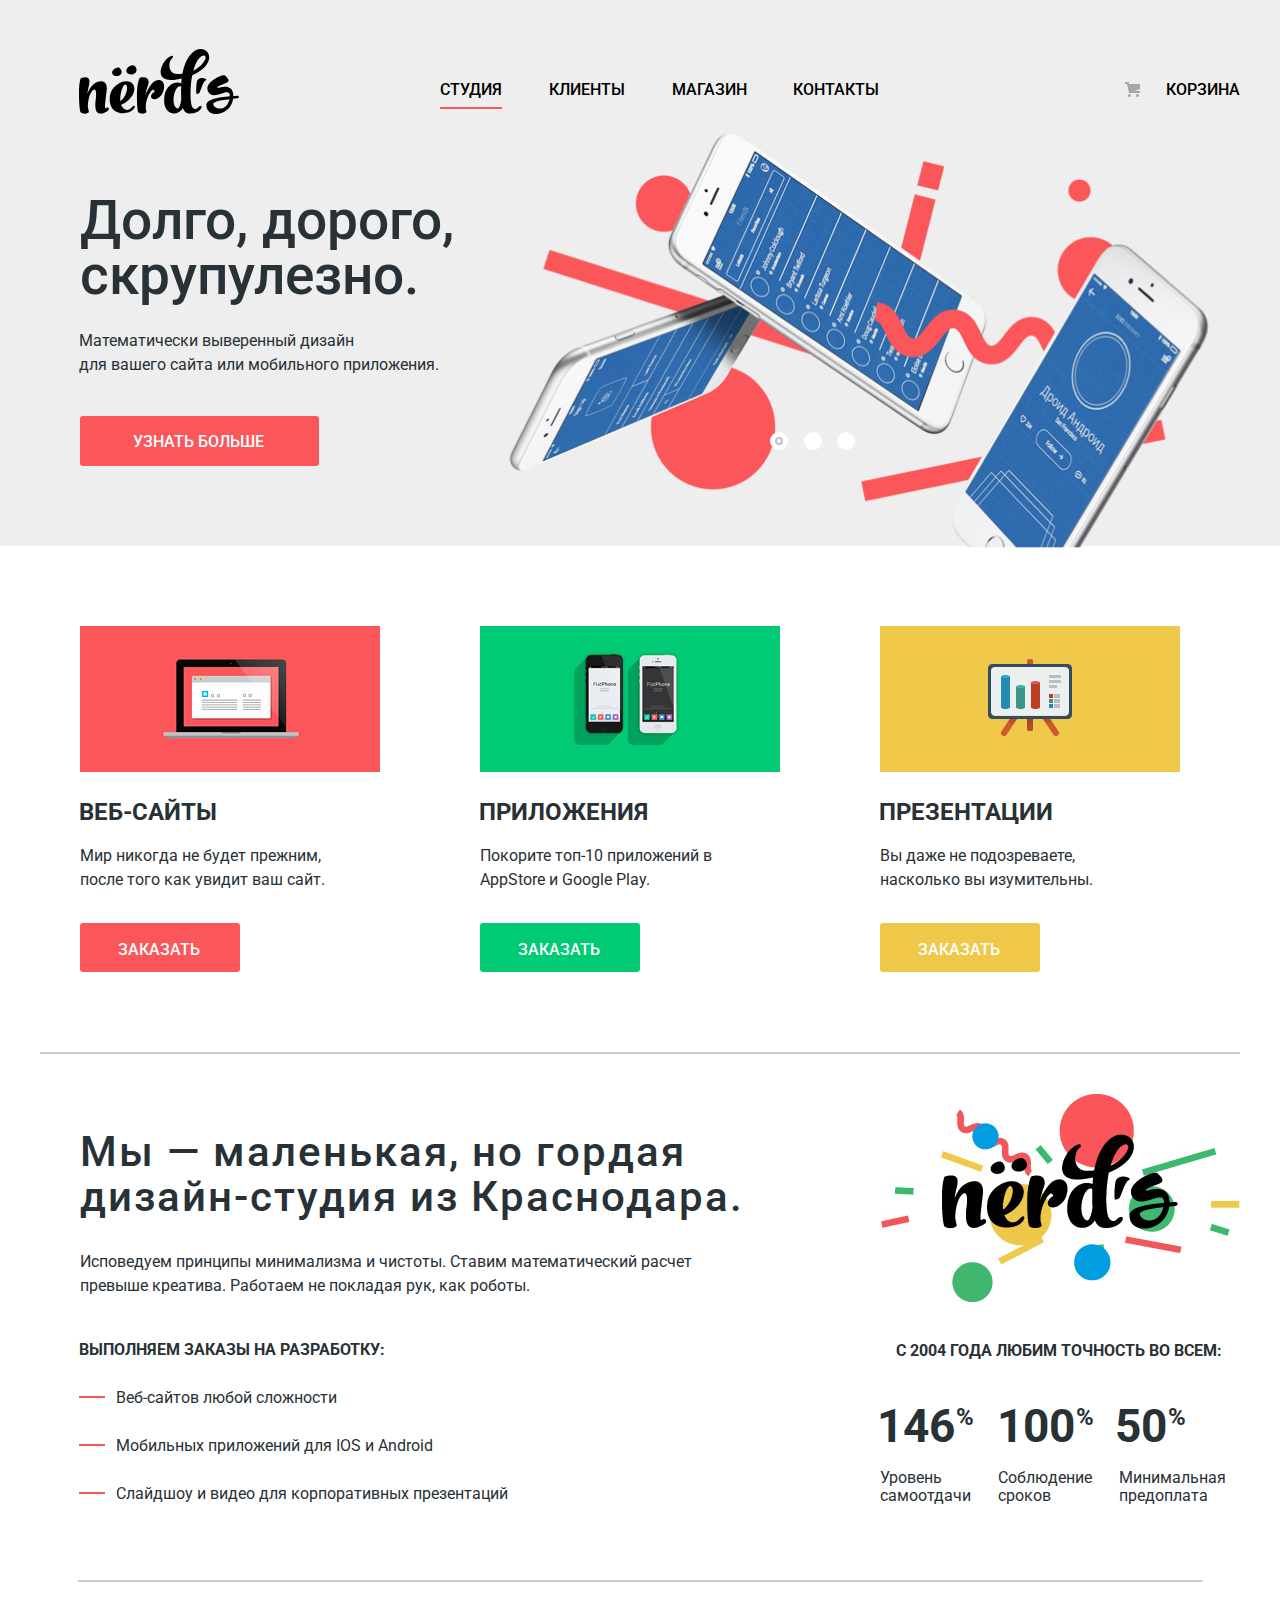
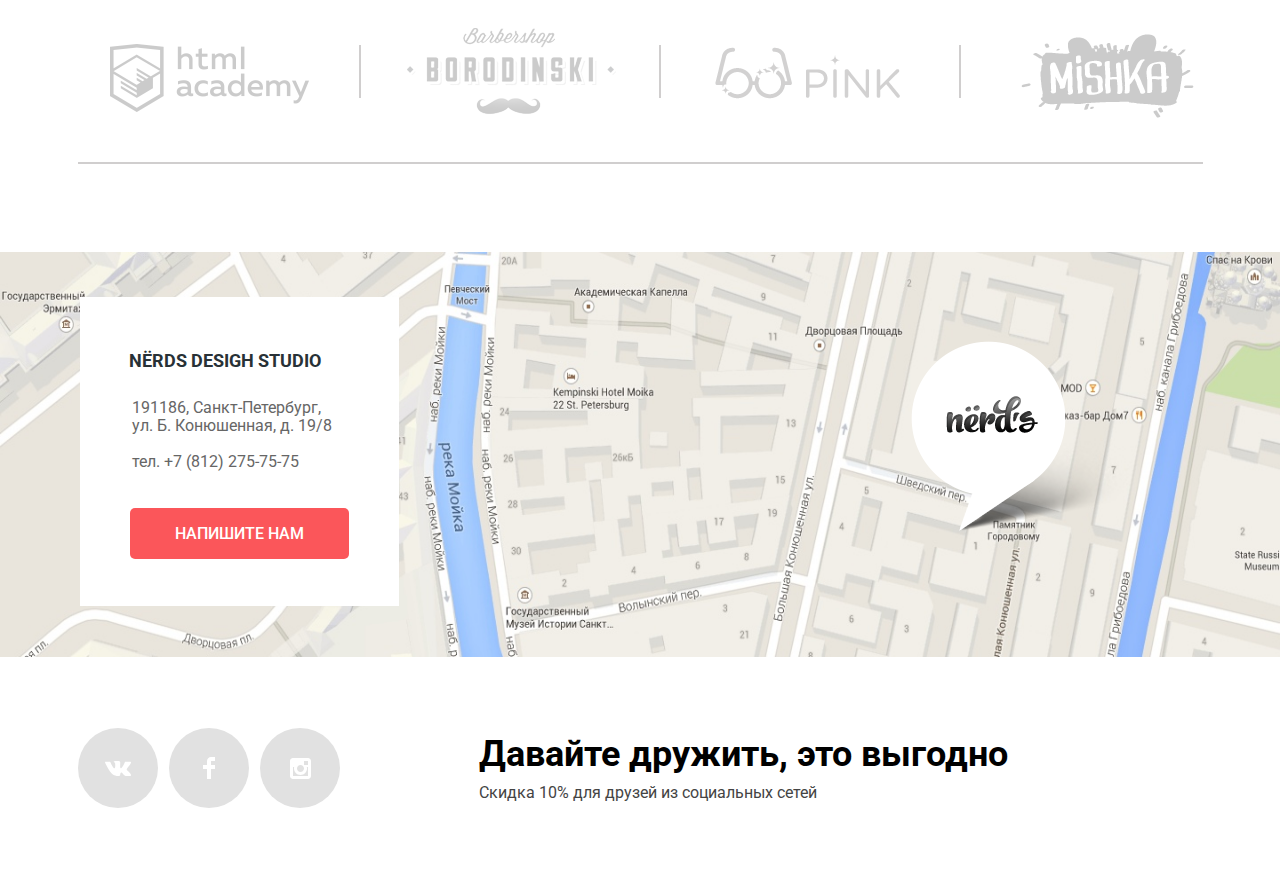
<file: index.html>
<!DOCTYPE html>
<html lang="ru">

<head>
  <meta charset="utf-8">
  <title>Дизайн-студия"Нёрдс"</title>
  <link href="https://fonts.googleapis.com/css?family=Roboto:400,500,700" rel="stylesheet">
  <link href="css/normalize.css" rel="stylesheet">
  <link href="css/main.min.css" rel="stylesheet">
</head>

<body>
  <header class="main-menu">
    <div class="main-menu-container">
      <a class="main-header-logo" href="index.html">
        <img src="img/nerds-logo.svg" width="160" height="65" alt="Логотип дизайн-студии Нёрдс">
      </a>
      <nav aria-label="Содержимое" class="main-navigation">
        <ul class="site-navigation">
          <li class="site-navigation-item active">
            <a href="studio.html">Студия</a>
          </li>
          <li>
            <a href="clients.html">Клиенты</a>
          </li>
          <li>
            <a href="catalog.html">Магазин</a>
          </li>
          <li>
            <a href="contacts.html">Контакты</a>
          </li>
          <li class="site-navigation-item bucket">
            <a href="bucket.html">Корзина</a>
          </li>
        </ul>
      </nav>
    </div>
    <section class="slide-column-image">
      <ul class="slider-pagination">
        <li class="switcher">
          <input class="slider-input-radio visually-hidden" type="radio" id="slider-1" value="phone" name="slide-page"  checked>
          <label tabindex="0" for="slider-1">
            <span class="visually-hidden">слайд 1</span>
          </label>
        </li>
        <li class="switcher">
          <input class="slider-input-radio visually-hidden" type="radio" id="slider-2" value="computer" name="slide-page">
          <label tabindex="0" for="slider-2">
            <span class="visually-hidden">слайд 2</span>
          </label>
        </li>
        <li class="switcher">
          <input class="slider-input-radio visually-hidden" type="radio" id="slider-3" value="tablet" name="slide-page">
          <label tabindex="0" for="slider-3">
            <span class="visually-hidden">слайд 3</span>
          </label>
        </li>
      </ul>
      <ul class="slider">
        <li class="slide slide-active">
          <div class="slide-column content-1">
            <h2>Долго, дорого, скрупулезно.</h2>
            <p>Математически выверенный дизайн
              <br>для вашего сайта или мобильного приложения.</p>
            <a href="to-know-more.html">Узнать больше</a>
          </div>
          <img class="slide-image image-1" src="img/nerds-index-slide1.png" width="698" height="416" alt="Изображение мобильных телефонов">
        </li>
        <li class="slide">
          <div class="slide-column content-2">
            <h2>Любим математику как никто другой</h2>
            <p>Никакого креатива, только математические формулы
              <br> для расчета идеальных пропорций.</p>
            <a href="to-know-more.html">Узнать больше</a>
          </div>
          <img class="slide-image image-2" src="img/nerds-index-slide2.png" width="698" height="416" alt="Изображение компьютеров">
        </li>
        <li class="slide">
          <div class="slide-column content-3">
            <h2>Только ночь,<br>только хардкор</h2>
            <p>Работать днем, как все? Мы против этого.
              <br>Ближе к полуночи работа только начинается.</p>
            <a href="to-know-more.html">Узнать больше</a>
          </div>
          <img class="slide-image image-3" src="img/nerds-index-slide3.png" width="698" height="416" alt="Изображение планшета">
        </li>
      </ul>
    </section>
  </header>
  <main class="container">
    <h1 class="visually-hidden">Дизайн-студия"Нёрдс"</h1>
    <section class="projects">
      <h2 class="visually-hidden">Услуги</h2>
      <ul class="projects-list">
        <li class="project-item web">
          <img src="img/illustration-1.jpg" width="300" height="146" alt="Веб-сайты">
          <h3>Веб-сайты</h3>
          <p>Мир никогда не будет прежним,<br>после того как увидит ваш сайт.</p>
          <a href="#">Заказать</a>
        </li>
        <li class="project-item apps">
          <img src="img/illustration-2.jpg" width="300" height="146" alt="Приложения">
          <h3>Приложения</h3>
          <p>Покорите топ-10 приложений в<br> AppStore и Google Play.</p>
          <a href="#">Заказать</a>
        </li>
        <li class="project-item presentation">
          <img src="img/illustration-3.jpg" width="300" height="146" alt="Презентации">
          <h3>Презентации</h3>
          <p>Вы даже не подозреваете,<br>насколько вы изумительны.</p>
          <a href="#">Заказать</a>
        </li>
      </ul>
    </section>
    <div class="middle-colums">
      <div class="about-us">
        <h2>Мы &mdash; маленькая, но гордая дизайн-студия из Краснодара.</h2>
        <p>Исповедуем принципы минимализма и чистоты. Ставим математический расчет<br>превыше креатива. Работаем не покладая рук, как роботы.</p>
        <h3>Выполняем заказы на разработку:</h3>
        <ul class="order-list">
          <li class="order-item">Веб-сайтов любой сложности</li>
          <li class="order-item">Мобильных приложений для IOS и Android</li>
          <li class="order-item">Слайдшоу и видео для корпоративных презентаций</li>
        </ul>
      </div>
      <div class="statistics-list">
        <img src="img/nerds-illustration.jpg" width="360" height="208" alt="Логотип дизайн-студии Нёрдс">
        <h3>С 2004 года любим точность во всем:</h3>
        <table>
          <tr class="top">
            <td>146
              <span>%</span>
            </td>
            <td>100
              <span>%</span>
            </td>
            <td>50
              <span>%</span>
            </td>
          </tr>
          <tr class="bottom">
            <th>Уровень
              <br>самоотдачи</th>
            <th>Соблюдение
              <br>сроков</th>
            <th>Минимальная
              <br>предоплата</th>
          </tr>
        </table>
      </div>
    </div>
    <section class="examples">
      <h2 class="visually-hidden">Наши работы</h2>
      <ul class="examples-items">
        <li>
          <a href="https://htmlacademy.ru/intensive/htmlcss">
            <img src="img/logo-1.png" width="260" height="180" alt="Логотип сайта Htmlacademy">
            <span class="visually-hidden">Логотип сайта Htmlacademy</span>
          </a>
        </li>
        <li>
          <a href="borodinski.html">
            <img src="img/logo-2.png" width="260" height="180" alt="Логотип сайта Borodinski">
          </a>
        </li>
        <li>
          <a href="pink.html">
            <img src="img/logo-3.png" width="260" height="180" alt="Логотип сайта Pink">
          </a>
        </li>
        <li>
          <a href="mishka.html">
            <img src="img/logo-4.png" width="260" height="180" alt="Логотип сайта Mishka">
          </a>
        </li>
      </ul>
    </section>
    <section class="contacts">
      <iframe class="map" src="https://www.google.com/maps/embed?pb=!1m18!1m12!1m3!1d1998.6037875263269!2d30.320858716445994!3d59.93871647734645!2m3!1f0!2f0!3f0!3m2!1i1024!2i768!4f13.1!3m3!1m2!1s0x4696310fca145cc1%3A0x42b32648d8238007!2z0JHQvtC70YzRiNCw0Y8g0JrQvtC90Y7RiNC10L3QvdCw0Y8g0YPQuy4sIDE5LzgsINCh0LDQvdC60YIt0J_QtdGC0LXRgNCx0YPRgNCzLCAxOTExODY!5e0!3m2!1sru!2sru!4v1537277703141" width="1400" height="415" allowfullscreen></iframe>
      <div class="write-us">
        <h3>Nёrds desigh studio</h3>
        <p>191186, Санкт-Петербург,
          <br>ул. Б. Конюшенная, д. 19/8
          <br>
          <br>тел. +7 (812) 275-75-75</p>
        <a class="write-us-button" href="contacts-us.html">Напишите нам</a>
      </div>
    </section>
  </main>
  <footer class="main-footer">
    <ul class="social-list">
      <li class="social-button">
        <a class="social" href="#">
          <img src="img/vk-icon.svg" width="26" height="15" alt="Следите за нами Вконтакте">
        </a>
      </li>
      <li class="social-button">
        <a class="social" href="#">
          <img src="img/fb-icon.svg" width="12" height="22" alt="Следите за нами В Фейсбукe">
        </a>
      </li>
      <li class="social-button">
        <a class="social" href="#">
          <img src="img/insta-icon.svg" width="21" height="21" alt="Следите за нами В Инстаграмe">
        </a>
      </li>
    </ul>
    <div class="friendship">
      <h2>Давайте дружить, это выгодно</h2>
      <p>Скидка 10% для друзей из социальных сетей</p>
    </div>
  </footer>
  <section class="modal-write-us">
    <h2>Напишите нам</h2>
    <form class="modal-form" action="https://echo.htmlacademy.ru" method="post">
      <div class="row-1">
        <p class="write-item">
          <label for="input-name">Ваше имя</label>
          <input id="input-name" type="text" name="text" placeholder="Имя Фамилия">
        </p>
        <p class="write-item">
          <label for="input-email">Ваш email</label>
          <input id="input-email" type="email" name="email" placeholder="email@example.com">
        </p>
      </div>
      <div class="row-2">
        <p class="write-item">
          <label for="input-text">Текст письма</label>
          <textarea id="input-text" name="input-text" placeholder="В свободной форме"></textarea>
        </p>
      </div>
      <button class="button" type="submit">Отправить</button>
      <button class="modal-close" type="button"><img src="img/close-cross.svg" width="21" height="21" alt="Закрыть окно">Закрыть</button>
    </form>
  </section>
  <script src="js/script.min.js"></script>
</body>

</html>
</file>
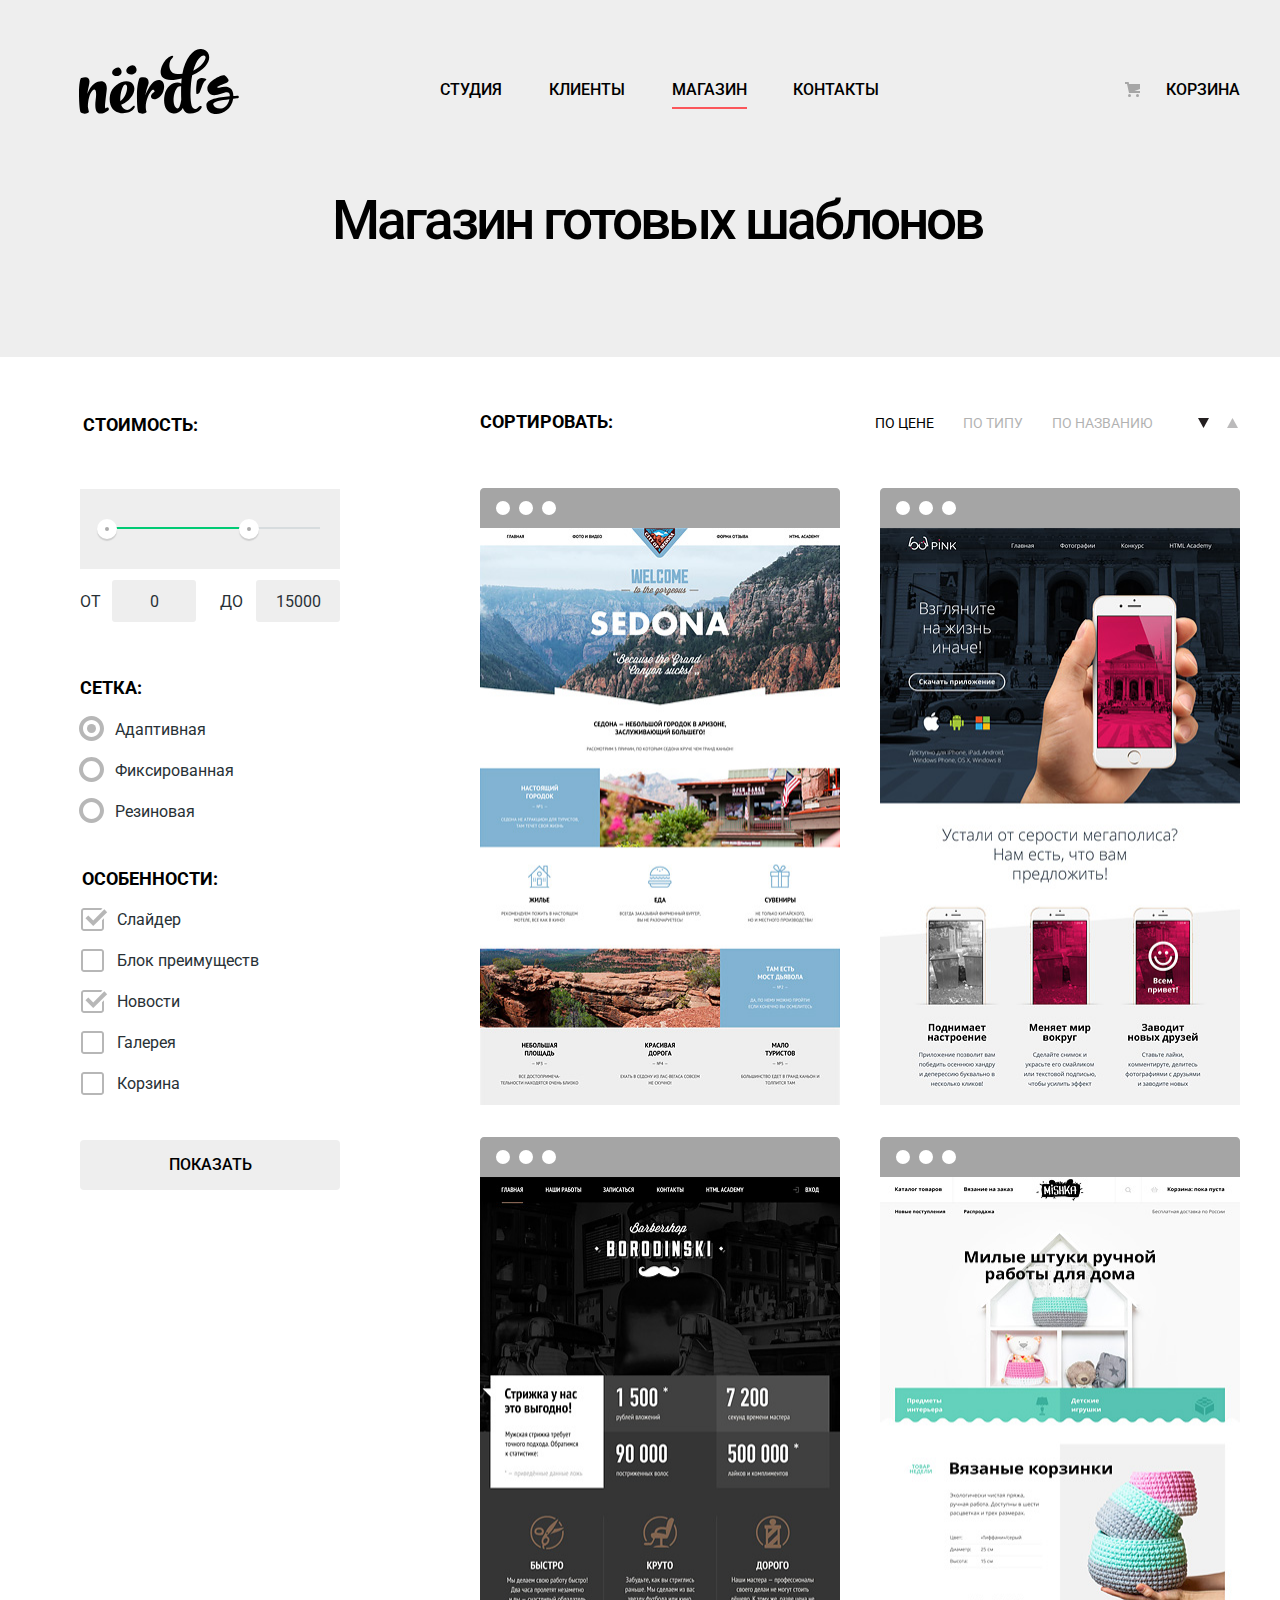
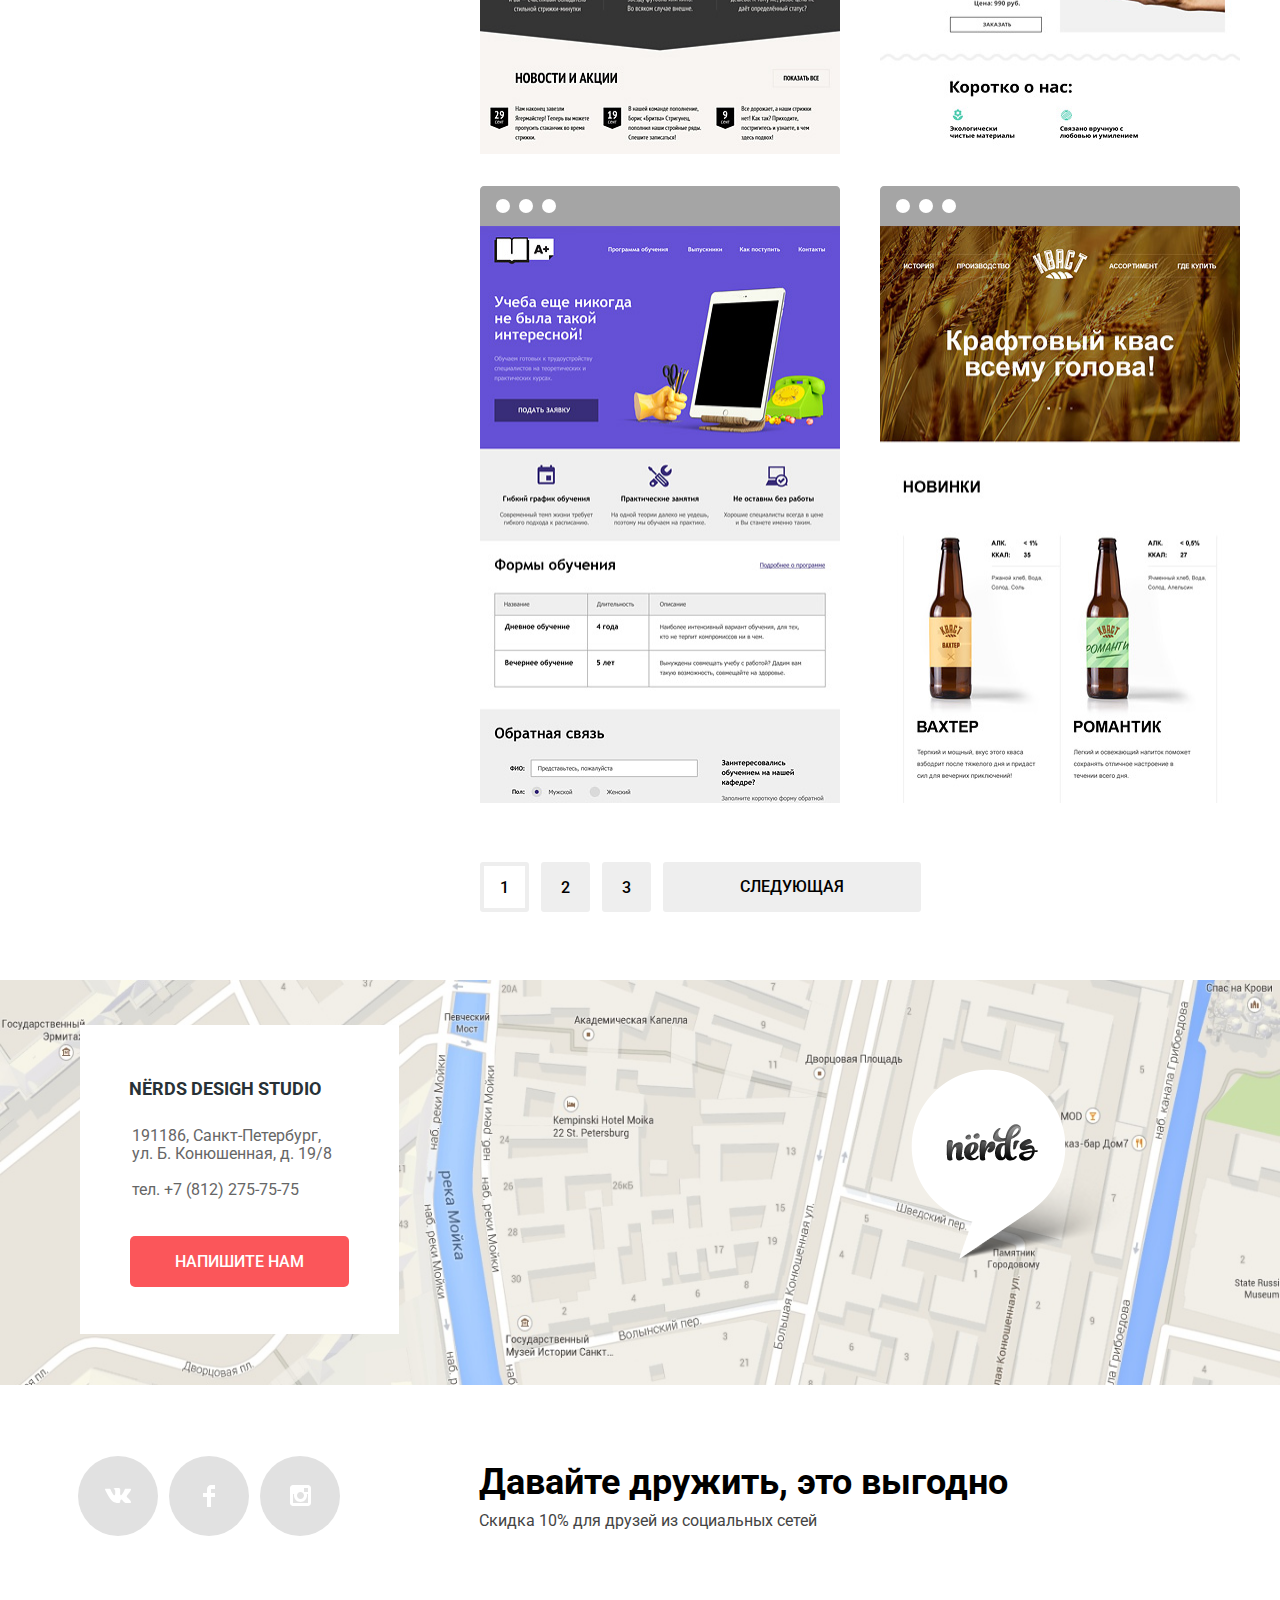
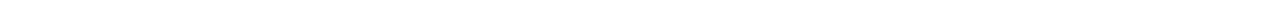
<file: catalog.html>
<!DOCTYPE html>
<html lang="ru">

<head>
  <meta charset="utf-8">
  <title>Дизайн-студия"Нёрдс"</title>
  <link href="https://fonts.googleapis.com/css?family=Roboto:400,500,700" rel="stylesheet">
  <link href="css/normalize.css" rel="stylesheet">
  <link href="css/main.min.css" rel="stylesheet">
</head>

<body>
  <header class="main-menu">
    <div class="main-menu-container">
      <a class="main-header-logo" href="index.html">
        <img src="img/nerds-logo.svg" width="160" height="65" alt="Логотип дизайн-студии Нёрдс">
      </a>
      <nav aria-label="Содержимое" class="main-navigation">
        <ul class="site-navigation">
          <li class="site-navigation-item">
            <a href="index.html">Студия</a>
          </li>
          <li class="site-navigation-item">
            <a href="clients.html">Клиенты</a>
          </li>
          <li class="site-navigation-item active">
            <a href="shop.html">Магазин</a>
          </li>
          <li class="site-navigation-item">
            <a href="contacts.html">Контакты</a>
          </li>
          <li class="site-navigation-item bucket">
            <a href="basket.html">Корзина</a>
          </li>
        </ul>
      </nav>
    </div>
    <h1 class="main-title">Магазин готовых шаблонов</h1>
  </header>
  <main class="container">
    <h1 class="visually-hidden">Шаблоны сайтов</h1>
    <section class="filters">
      <h2 class="visually-hidden">Фильтр сайтов</h2>
      <form class="filter left-column" method="get" action="https://echo.htmlacademy.ru">
        <fieldset>
          <legend class="filter-title">Стоимость:</legend>
          <div class="range-filter">
            <div class="range-controls">
              <div class="scale">
                <div class="bar"></div>
              </div>
              <button class="toggle toggle-min">
                <span class="visually-hidden">Меньше</span>
              </button>
              <button class="toggle toggle-max">
                <span class="visually-hidden">Больше</span>
              </button>
            </div>
            <div class="price-controls">
              <label tabindex="0" class="min-price">от
                <input class="min-controls-window" name="min-price" type="text" value="0">
              </label>
              <label tabindex="0" class="max-price">до
                <input class="max-controls-window" name="max-price" type="text" value="15000">
              </label>
            </div>
          </div>
        </fieldset>
        <fieldset class="grid">
          <legend class="filter-title">Сетка:</legend>
          <ul class="filter-option-list">
            <li class="filter-option">
              <input class="filter-input-radio visually-hidden" type="radio" name="grid-filter" id="filter-adaptive" checked>
              <label for="filter-adaptive">Адаптивная</label>
            </li>
            <li class="filter-option">
              <input class="filter-input-radio visually-hidden" type="radio" name="grid-filter" id="filter-fixed">
              <label for="filter-fixed">Фиксированная</label>
            </li>
            <li class="filter-option">
              <input class="filter-input-radio visually-hidden" type="radio" name="grid-filter" id="filter-rubber">
              <label for="filter-rubber">Резиновая</label>
            </li>
          </ul>
        </fieldset>
        <fieldset class="features">
          <legend class="filter-title">Особенности:</legend>
          <ul class="filter-option-list">
            <li class="filter-option">
              <input class="filter-input-checkbox visually-hidden" type="checkbox" name="slider" id="filter-slider" checked>
              <label for="filter-slider">Слайдер</label>
            </li>
            <li class="filter-option">
              <input class="filter-input-checkbox visually-hidden" type="checkbox" name="advantages" id="filter-advantages">
              <label for="filter-advantages">Блок преимуществ</label>
            </li>
            <li class="filter-option">
              <input class="filter-input-checkbox visually-hidden" type="checkbox" name="news" id="filter-news" checked>
              <label for="filter-news">Новости</label>
            </li>
            <li class="filter-option">
              <input class="filter-input-checkbox visually-hidden" type="checkbox" name="gallery" id="filter-gallery">
              <label for="filter-gallery">Галерея</label>
            </li>
            <li class="filter-option">
              <input class="filter-input-checkbox visually-hidden" type="checkbox" name="basket" id="filter-basket">
              <label for="filter-basket">Корзина</label>
            </li>
          </ul>
        </fieldset>
        <button type="submit" class="filter-button button">Показать</button>
      </form>
      <div class="right-column">
        <div class="sort-wrapper">
          <span class="filter-title modificate">Сортировать:</span>
          <ul class="sort-option-list">
            <li class="sort-option active">
              <a href="#">По цене</a>
            </li>
            <li class="sort-option">
              <a href="#">по типу</a>
            </li>
            <li class="sort-option">
              <a href="#">по названию</a>
            </li>
          </ul>
          <ul class="sort-button-arrows">
            <li class="sort-item up">
              <a class="sort-button" href="#">
                <img src="img/icon-up-dir.svg" width="11" height="10" alt="Cортировать по возрастанию">
                <span class="visually-hidden">Cортировать по возрастанию</span>
              </a>
            </li>
            <li class="sort-item down">
              <a class="sort-button sort-button-active" href="#">
                <img src="img/icon-down-dir.svg" width="11" height="10" alt="Cортировать по убыванию">
                <span class="visually-hidden">Cортировать по убыванию</span>
              </a>
            </li>
          </ul>
        </div>
        <h2 class="visually-hidden">Список готовых шаблонов</h2>
        <ul class="catalog-list">
          <li class="catalog-item">
            <a href="sedona.html">
              <img src="img/img-sedona.jpg" width="360" height="577" alt="Изображение главной страницы сайта Sedona">
            </a>
            <div class="description-catalog">
              <h2>Sedona</h2>
              <p>Информационный сайт для туристов</p>
              <a href="#">9 900 руб.</a>
            </div>
          </li>
          <li class="catalog-item">
            <a href="pink.html">
              <img src="img/img-pink.jpg" width="360" height="577" alt="Изображение главной страницы сайта Pink">
            </a>
            <div class="description-catalog">
              <h2>Pink</h2>
              <p>Продуктовый лендинг для приложения для IOS и Android</p>
              <a href="#">9 900 руб.</a>
            </div>
          </li>
          <li class="catalog-item">
            <a href="#">
              <img src="img/img-barbershop.jpg" width="360" height="577" alt="Изображение главной страницы сайта Borodinski">
            </a>
            <div class="description-catalog">
              <h2>Barbershop</h2>
              <p>Сайт салона красоты.Для мужчин, да.</p>
              <a href="#">9 900 руб.</a>
            </div>
          </li>
          <li class="catalog-item">
            <a href="#">
              <img src="img/img-mishka.jpg" width="360" height="577" alt="Изображение главной страницы сайта Mishka">
            </a>
            <div class="description-catalog">
              <h2>Mishka</h2>
              <p>Интернет-магазин вязанных игрушек</p>
              <a href="#">9 900 руб.</a>
            </div>
          </li>
          <li class="catalog-item">
            <a href="#">
              <img src="img/img-aplus.jpg" width="360" height="577" alt="Изображение главной страницы сайта A Plus">
            </a>
            <div class="description-catalog">
              <h2>A Plus</h2>
              <p>Лендинг курсов повышения квалификации</p>
              <a href="#">9 900 руб.</a>
            </div>
          </li>
          <li class="catalog-item">
            <a href="#">
              <img src="img/img-kvast.jpg" width="360" height="577" alt="Изображение главной страницы сайта Кvast">
            </a>
            <div class="description-catalog">
              <h2>Кваст</h2>
              <p>Промо-сайт производителя крафтового кваса</p>
              <a href="#">9 900 руб</a>
            </div>
          </li>
        </ul>
        <ul class="pagination-list" aria-label="Переключатель страниц каталога">
          <li class="pagination-item active">
            <a href="#">1</a>
          </li>
          <li class="pagination-item">
            <a href="#">2</a>
          </li>
          <li class="pagination-item">
            <a href="#">3</a>
          </li>
          <li class="pagination-item">
            <a class="next-page" href="#">Следующая</a>
          </li>
        </ul>
      </div>
    </section>
    <section class="contacts">
      <iframe class="map" src="https://www.google.com/maps/embed?pb=!1m18!1m12!1m3!1d1998.6037875263269!2d30.320858716445994!3d59.93871647734645!2m3!1f0!2f0!3f0!3m2!1i1024!2i768!4f13.1!3m3!1m2!1s0x4696310fca145cc1%3A0x42b32648d8238007!2z0JHQvtC70YzRiNCw0Y8g0JrQvtC90Y7RiNC10L3QvdCw0Y8g0YPQuy4sIDE5LzgsINCh0LDQvdC60YIt0J_QtdGC0LXRgNCx0YPRgNCzLCAxOTExODY!5e0!3m2!1sru!2sru!4v1537277703141" width="1400" height="415" allowfullscreen></iframe>
      <div class="write-us">
        <h3>Nёrds desigh studio</h3>
        <p>191186, Санкт-Петербург,
          <br>ул. Б. Конюшенная, д. 19/8
          <br>
          <br>тел. +7 (812) 275-75-75</p>
        <a class="write-us-button" href="contacts-us.html">Напишите нам</a>
      </div>
    </section>
  </main>
  <footer class="main-footer">
      <ul class="social-list">
        <li class="social-button">
          <a class="social" href="#">
            <img src="img/vk-icon.svg" width="26" height="15" alt="Следите за нами Вконтакте">
          </a>
        </li>
        <li class="social-button">
          <a class="social" href="#">
            <img src="img/fb-icon.svg" width="12" height="22" alt="Следите за нами В Фейсбукe">
          </a>
        </li>
        <li class="social-button">
          <a class="social" href="#">
            <img src="img/insta-icon.svg" width="21" height="21" alt="Следите за нами В Инстаграмe">
          </a>
        </li>
      </ul>
    <div class="friendship">
      <h2>Давайте дружить, это выгодно</h2>
      <p>Скидка 10% для друзей из социальных сетей</p>
    </div>
  </footer>
  <section class="modal-write-us">
    <h2>Напишите нам</h2>
    <form class="modal-form" action="https://echo.htmlacademy.ru" method="post">
      <div class="row-1">
        <p class="write-item">
          <label for="input-name">Ваше имя</label>
          <input id="input-name" type="text" name="name" value="" placeholder="Имя Фамилия">
        </p>
        <p class="write-item">
          <label for="input-email">Ваш email</label>
          <input id="input-email" type="email" name="email" value="" placeholder="email@example.com">
        </p>
      </div>
      <div class="row-2">
        <p class="write-item">
          <label for="input-text">Текст письма</label>
          <textarea id="input-text" name="input-text" placeholder="В свободной форме"></textarea>
        </p>
      </div>
      <button class="button" type="submit">Отправить</button>
      <button class="modal-close" type="button"><img src="img/close-cross.svg" width="21" height="21" alt="Закрыть окно">Закрыть</button>
    </form>
  </section>
  <script src="js/script.min.js"></script>
</body>

</html>
</file>
<file: css/main.min.css>
body{width:100%;margin:0;padding:0;font-family:'Roboto','Arial',sans-serif;font-size:16px;line-height:24px;font-weight:700;color:#283136;background-color:#fff;background-position:top center;background-repeat:no-repeat;position:absolute}a{text-decoration:none}.visually-hidden{position:absolute;clip:rect(0 0 0 0);width:1px;height:1px;margin:-1px}.main-menu{width:100%;background-color:#eee;margin-bottom:36px}.main-menu-container{width:1200px;margin:0 auto}.main-header-logo{width:160px;height:130px;opacity:1;cursor:pointer}.main-header-logo:hover{opacity:.8}.main-header-logo:active{opacity:.3}.main-header-logo img{top:49px;position:relative;left:39px}.examples-list{width:1200px;margin:0 auto}.main-navigation{font-size:16px;line-height:36px;color:#283136;text-transform:uppercase;background-color:#eee;display:flex;align-items:center;flex-direction:column;margin:0}.site-navigation{width:800px;list-style:none;padding:0;margin:0;margin-left:auto;display:flex;justify-content:space-between}.bucket{margin-left:221px}.bucket::before{content:url(../img/cart-icon.svg);position:relative;top:2px;right:22px}.site-navigation a{color:#000;font-size:16px;font-weight:500;display:inline-block;vertical-align:top;line-height:35px;border-bottom:solid 2px transparent}.site-navigation a:hover{color:#fb565a}.site-navigation a:active{opacity:.3;color:#000}.site-navigation-item.active a{border-bottom:2px solid #fb565a}.slider{margin:0 auto;padding:0;list-style:none;width:1120px}.slide{display:none;position:relative;min-height:437px}.slide.slide-active{display:flex}.slide-column h2{font-family:'Roboto','Arial',sans-serif;font-weight:700;font-size:55px;line-height:55px;font-weight:500;padding-top:84px;padding-bottom:10px;margin:0}.content-1 h2{width:400px}.content-2 h2{width:548px}.content-3 h2{width:409px}.slide p{margin:16px 36px 53px -1px;font-weight:400}.slide a{text-transform:uppercase;color:#fff;font-weight:500;font-size:16px;background-color:#fb565a;width:240px;height:50px;padding-left:53px;padding-right:55px;padding-top:16px;padding-bottom:15px;border-radius:3px;line-height:18px}.slide a:hover{background-color:#e74246}.slide a:active{background-color:#d7373b;box-shadow:inset 0 4px 1px 0 #c13135;color:rgba(255,255,255,.3)}.slide-image{position:relative}.slide-image.image-1{bottom:-14px;right:-27px;transform:scale(1.09,1.04)}.slide-image.image-2{bottom:-13px;right:120px;transform:scale(1.09,1.04)}.slide-image.image-3{bottom:-13px;right:-21px;transform:scale(1.09,1.04)}.slider-pagination{width:71px;list-style:none;display:-webkit-box;display:-ms-flexbox;display:flex;justify-content:space-between;position:absolute;top:423px;left:737px;z-index:2}.switcher label{display:block;cursor:pointer}.slider-input-radio + label::before{content:'';display:block;width:4px;height:4px;background-position:center;border-radius:50%;background-color:white;box-shadow:0 0 0 2px white,0 0 0 7px white}.slider-input-radio:checked + label::before{box-shadow:0 0 0 2px #c1c1c1,0 0 0 7px white}.projects{min-height:426px;margin-top:80px}.projects-list{list-style:none;display:flex;justify-content:space-between;width:1200px;margin:0 auto;padding:0;border-bottom:2px solid #d0cece}.project-item{width:300px;min-height:350px;margin-bottom:76px}.project-item.web{padding-left:40px}.project-item.presentation{padding-right:60px}.project-item h3{font-size:24px;line-height:30px;text-transform:uppercase;font-weight:700;margin:18px -1px 15px}.project-item p{font-weight:400;font-size:16px;margin:17px 0 46px;line-height:24px}.project-list li{background-color:#fff;font-size:16px;line-height:20px;padding-left:45px;padding-right:45px;padding-top:19px;padding-bottom:19px;text-transform:uppercase;color:#fff;width:160px;height:50px}.project-item a{font-size:16px;font-weight:500;line-height:24px;padding-left:38px;padding-right:40px;padding-top:17px;padding-bottom:13px;border-radius:3px;text-transform:uppercase;color:#fff;width:160px;height:50px}.apps a{background-color:#00ca74}.apps a:hover{background-color:#00bc6c}.apps a:active{background-color:#00aa62;box-shadow:inset 0 4px 1px 0 #009958;color:rgba(255,255,255,.3)}.presentation a{background-color:#efc84a}.presentation a:hover{background-color:#eab534}.presentation a:active{background-color:#e5a722;box-shadow:inset 0 4px 1px 0 #ce961f;color:rgba(255,255,255,.3)}.web a{background-color:#fb565a}.web a:hover{background-color:#e74246}.web a:active{background-color:#d7373b;box-shadow:inset 0 4px 1px 0 #c13135;color:rgba(255,255,255,.3)}.middle-colums{display:flex;width:1200px;margin:0 auto}.about-us{width:800px;font-family:'Roboto','Arial',serif;font-weight:300;margin-left:20px}.statistics-list{width:380px;margin-top:40px}.about-us h2{line-height:45px;font-size:42px;padding:75px 86px 15px 20px;margin:0;font-weight:500;letter-spacing:2px}.about-us p{padding:0 20px;margin:1em 0 2.5em;font-size:16px;line-height:24px;font-weight:400}.about-us h3{font-family:'Roboto','Arial',serif;font-weight:700;font-size:16px;line-height:24px;text-transform:uppercase;margin:10px 0 24px;padding:0 9px 0 19px}.order-list{list-style:none}.order-item{margin-bottom:24px;margin-left:-27px;margin-top:10px;font-weight:400}.order-item::before{content:'';background-color:#fb565a;width:26px;height:2px;margin-right:17px;display:inline-block;vertical-align:middle;position:relative;top:-2px;left:6px}.statistics-list img{margin:0 6px 10px 20px}.statistics-list h3{font-size:16px;line-height:24px;text-transform:uppercase;margin:20px 0 40px;padding:0 0 0 36px;font-weight:700}.statistics-list table{border-collapse:collapse;margin-left:7px}.top{margin:0}.top td{font-size:46px;line-height:46px;text-transform:uppercase;text-align:center;padding:0;padding-left:9px;font-weight:700}.top span{font-size:24px;position:relative;top:-17px;left:-10px}.top td:last-child{position:relative;left:-22px}.bottom th{font-size:16px;line-height:18px;padding-top:12px;font-weight:400;padding-left:13px;padding-right:14px;text-align:left}.examples-items{list-style:none;opacity:1;display:flex;padding:0;justify-content:space-between;margin:0;border-top:2px solid #d0cece;border-bottom:2px solid #d0cece}.examples-items li::after{content:'';display:block;height:53px;width:2px;background-color:#d0cece;position:absolute;right:-58px;top:63px}.examples-items li:last-child::after{display:none}.examples-items li{position:relative;width:225px;height:180px}.examples-items a{display:inline-block;vertical-align:top;opacity:.2}.examples-items a:hover{opacity:1}.examples-items a:active{opacity:.1}.examples{width:1125px;padding:0;margin:50px auto 80px}.contacts{width:100%;min-height:415px;position:relative;margin-bottom:40px;background-image:url(../img/map-marker.png),url(../img/map.jpg);background-position:775px 97px,center;background-repeat:no-repeat,no-repeat;background-size:auto,100% 96%}.contacts-map{width:1440px;height:415px;opacity:1;cursor:pointer}.map{width:100%;border:0}.write-us h3{font-size:18px;line-height:30px;text-transform:uppercase;padding-left:49px;padding-top:31px;font-weight:700}.marker-map{position:absolute;top:166px;right:calc(50% - 350px)}.write-us p{font-size:16px;line-height:18px;color:#666;text-align:left;padding-left:52px;padding-top:5px;font-weight:400}.write-us{width:319px;height:309px;background-color:#fff;position:absolute;left:calc(50% - 560px);top:53px}.write-us a{background-color:#fb565a;width:auto;height:50px;font-size:16px;line-height:18px;font-weight:500;color:#fff;text-align:center;position:relative;padding:16px 45px;text-transform:uppercase;left:50px;top:35px;border-radius:5px}.write-us a:hover{background-color:#e74246}.write-us a:active{background-color:#d7373b;box-shadow:inset 0 4px 1px 0 #c13135;color:rgba(255,255,255,.3)}.main-footer{width:1200px;margin:0 auto;display:flex;margin-bottom:60px}.social-list{list-style:none;display:flex;margin-top:22px;padding-left:38px}.social{width:80px;height:80px;border-radius:80px;background-color:#e1e1e1;display:flex;justify-content:center;margin-right:11px}.social img{margin:auto 0}.social-button a:hover{background-color:#e74246}.social-button a:active{background-color:#d7373b;box-shadow:inset 0 4px 1px 0 #c13135;color:rgba(255,255,255,.3)}.social:active img{opacity:.3}.friendship{width:940px;margin-left:128px}.friendship h2{font-size:36px;line-height:36px;font-weight:700;color:#000;text-align:left;margin-bottom:10px}.friendship p{font-size:16px;line-height:22px;font-weight:400;color:#444;text-align:left;margin-top:10px}.modal-write-us{display:none;width:960px;padding-top:92px;margin-top:-371px;margin-left:-480px;min-height:501px;text-transform:none;position:fixed;left:50%;top:50%;background-color:white;box-shadow:0 10px 67px -1px}@keyframes open{0%{transform:translateY(-2000px)}70%{transform:translateY(-60px)}80%{transform:translateY(-30px)}90%{transform:translateY(-10px)}100%{transform:translateY(0)}}.modal-show{display:block;-webkit-animation:open 0.6s;animation:open 0.6s}@keyframes shake{0%,100%{transform:translateX(0)}10%,30%,50%,70%,90%{transform:translateX(-10px)}20%,40%,60%,80%{transform:translateX(10px)}}.modal-error{animation:shake 0.6s}.modal-write-us h2{font-size:45px;line-height:45px;color:#000;text-align:left;padding-left:97px;font-weight:500;margin-top:-23px;margin-bottom:0}.modal-write-us .row-1{justify-content:space-between;margin-bottom:47px}.modal-form .row-1,.modal-form .row-2{display:flex;justify-content:space-between}.modal-form input{width:360px;height:50px;outline:0}.button{font-size:16px;line-height:18px;font-weight:500;text-transform:uppercase;color:#fff;background-color:#fb565a;padding:16px 80px 16px 80px;width:260px;text-align:center;margin-left:97px;margin-top:40px;border-radius:4px;border-style:none}.modal-close{border:0 solid transparent;width:55px;height:55px;font-size:0;background-color:transparent;cursor:pointer;position:absolute;top:62px;right:74px;opacity:.5}.modal-close:hover{opacity:1}.modal-close:active{border:0 solid transparent;opacity:.1;outline-style:none}.button:hover{background-color:#e74246}.button:active{background-color:#d7373b;box-shadow:inset 0 4px 1px 0 #c13135;color:rgba(255,255,255,.3);outline-style:none}button,input{overflow:visible}.write-item{margin:38px 0 0 98px;width:360px}.write-item:nth-child(2){padding:0;margin-left:29px;margin-right:102px;margin-bottom:0}.row-2 p{margin-top:-17px}.modal-form input,.modal-form textarea{box-sizing:border-box;padding:18px 17px;font-weight:400;font-size:16px;line-height:18px;color:#444;border:2px solid rgba(68,68,68,.3);border-radius:3px;margin-top:7px}.modal-form input:hover,.modal-form textarea:hover{border:2px solid rgba(68,68,68,.5)}.modal-form input:focus,.modal-form textarea:focus{border:2px solid rgba(68,68,68,1)}.modal-form input:invalid,.modal-form textarea:invalid{border:2px solid #e74246;color:#e74246}.modal-form textarea{outline:transparent;width:760px;min-height:117px;padding-top:10px;padding-left:14px}.title{width:auto;background-color:#eee;text-align:center;margin-bottom:117px;padding:117px 358px 117px 358px}.main-title{font-size:55px;line-height:55px;letter-spacing:-3px;text-align:center;color:#000;font-weight:500;padding-top:47px;padding-left:97px;padding-right:63px;padding-bottom:109px}.filter-title{font-size:18px;line-height:30px;font-weight:700;color:#000;text-transform:uppercase;padding:16px 0 2px 17px;margin-top:0}.sort{list-style:none}.sort li{font-size:16px;line-height:20px;color:#283136;text-transform:uppercase;display:inline-block;vertical-align:top;margin:0 9px;padding:0 13px}.sort-wrapper{display:flex;align-items:center;margin:-33px 69px;justify-content:space-between}.filters{width:1200px;margin:0 auto 60px;display:flex;justify-content:space-between}.filter-option-list{list-style:none;position:relative;margin:17px auto}.filter-option{line-height:35px;font-size:16px;padding-right:5px;margin-top:6px;font-weight:400}.sort-option-list{font-size:14px;line-height:18px;text-transform:uppercase;list-style:none;display:flex;margin-right:25px;margin-bottom:-30px}.right-column{width:820px}.left-column{padding-left:12px}.pagination-list{width:443px;margin:0 auto;padding-left:60px;white-space:nowrap;list-style:none;margin-top:34px;margin-left:0}.pagination-item{padding-right:20px;padding-left:20px;padding-top:13px;padding-bottom:13px;margin-right:8px;background-color:#eee;display:inline-block;vertical-align:top;text-align:center;border-radius:3px;color:rgba(0,0,0,1)}.pagination-item.active{background-color:transparent;border:4px solid #eee;padding:9px 16px}.pagination-item:hover{background-color:#dfdfdf}.pagination-item:active{background-color:#d5d5d5;box-shadow:inset 0 4px 1px 0 #bfbfbf}.pagination-item:active a{color:rgba(0,0,0,.3)}.next-page{padding:13px 57px}.pagination-item.next-page:hover{padding:9px 73px}.pagination-item a{text-decoration:none;font-size:16px;line-height:18px;font-weight:500;color:rgba(0,0,0,1);text-transform:uppercase;text-align:center;vertical-align:middle}.filter{width:260px}.sort{width:auto;position:relative;display:flex}.catalog-list{list-style:none;flex-wrap:wrap;justify-content:space-between;align-items:flex-start;padding:0;margin:73px auto 0 60px;display:flex}.catalog-item{position:relative;width:360px;min-height:577px;flex-direction:column;margin-bottom:18px}.filter fieldset{border:none}.filter .button{margin:0;margin-top:0;margin-left:0;margin-left:28px;background-color:#eee;color:#000;font-size:16px;line-height:18px;font-weight:500;margin-top:-4px}.filter .button:hover{background-color:#dfdfdf}.filter .button:active{background-color:#d5d5d5;box-shadow:inset 0 4px 1px 0 #bfbfbf;color:rgba(0,0,0,.3)}.start-price{width:80px}.filter-input-radio+label::before{content:'';position:absolute;top:-6px;left:-36px;width:30px;height:30px;background-image:url(../img/radio-off.svg);background-repeat:no-repeat;background-position:left center;opacity:.4}.filter-input-radio+label:hover::before{opacity:1}.filter-input-radio:active+label::before{opacity:.4;color:#283136}.filter-input-radio:disabled+label{opacity:.15;pointer-events:none}.filter-input-checkbox:disabled+label{opacity:.15;pointer-events:none}.filter-input-radio:checked+label::before{background-image:url(../img/radio-on.svg)}.filter-option-list label{position:relative;top:-16px;right:-12px;cursor:pointer}.filter-input-radio:focus+label{outline:1px solid blue}.filter-input-checkbox:focus+label{outline:1px solid blue}.filter-input-checkbox+label::before{content:'';position:absolute;top:-6px;left:-36px;width:30px;height:30px;background-image:url(../img/checkbox-off.svg);background-repeat:no-repeat;background-position:left center;opacity:.4}.filter-input-checkbox+label:hover::before{opacity:1}.filter-input-checkbox+label:active{opacity:.2}.filter-input-checkbox:checked+label::before{background-image:url(../img/checkbox-on.svg)}.sort-option-list li{line-height:35px;font-size:16px;padding-right:16px}.grid{margin-top:120px;margin-left:-1px}.sort-option a{color:#000;margin-left:13px;margin-right:0;font-size:14px;line-height:18px;font-weight:400;opacity:.3}.sort-option a:hover{opacity:.6}.sort-option a:active,.sort-option.active a{opacity:1}.range-filter{width:260px;height:80px;background-color:#eee;position:relative;top:42px;left:14px}.range-controls{position:relative;height:5px;padding-top:38px}.range-controls .scale{width:219px;background:#d7dcde;margin:0 auto}.range-controls .bar{width:65%;height:2px;background:#00ca74}.range-controls .toggle-min{left:18px}.range-controls .toggle{position:absolute;top:30px;left:17px;width:20px;height:20px;padding:0;border:8px solid #fff;background-color:#ababab;-webkit-box-shadow:0 2px 1px 0 #cfcfcf;box-shadow:0 2px 1px 0 #cfcfcf;border-radius:50%;cursor:pointer}.range-controls .toggle-max{left:159px}.price-controls{font-weight:400;position:relative;padding-right:0;font-size:16px;text-transform:uppercase;display:flex;top:48px;justify-content:space-between}.min-controls-window{margin-left:7px}.max-controls-window{margin-left:9px}.price-controls input{width:80px;height:40px;text-align:center;color:#283136;border:0;border-radius:3px;background:0 0;background-color:#eee}.features{margin-top:-24px;margin-left:1px}.modificate{margin-left:-26px;padding-top:45px}.sort-button{position:relative;border:none;opacity:.3}.sort-button:hover{opacity:.6}.sort-button-active,.sort-button:active{opacity:1}.sort-item{position:relative}.up{left:67px;top:34px}.down{left:38px;top:10px}.catalog-item::before{content:url(../img/browser.svg);position:relative;top:7px;opacity:.5}.catalog-item:hover::before{opacity:1}.description-catalog{display:none;position:absolute;left:0;bottom:7px;right:0;min-height:221px;background-color:#eee;padding:6px}.catalog-item:hover .description-catalog{display:block;z-index:1}.description-catalog h2{font-size:18px;line-height:30px;text-align:center;text-transform:uppercase;margin-top:22px}.description-catalog p{font-size:16px;line-height:18px;text-align:center;color:#666;padding:0 70px;font-weight:400;margin-bottom:42px;margin-top:11px}.description-catalog a{font-size:16px;line-height:18px;font-weight:500;padding-left:61px;padding-right:61px;padding-top:16px;padding-bottom:16px;border-radius:4px;text-transform:uppercase;color:#fff;background-color:#fb565a;margin-left:75px;position:relative}.description-catalog a:hover{background-color:#e74246}.description-catalog a:active{background-color:#d7373b;box-shadow:inset 0 4px 1px 0 #c13135}.sort-button-arrows{list-style:none;margin-left:-282px}.modal-map iframe{position:relative;z-index:2;border:none}.modal-map p{position:absolute;top:0;left:0;z-index:1;margin:0}
</file>
